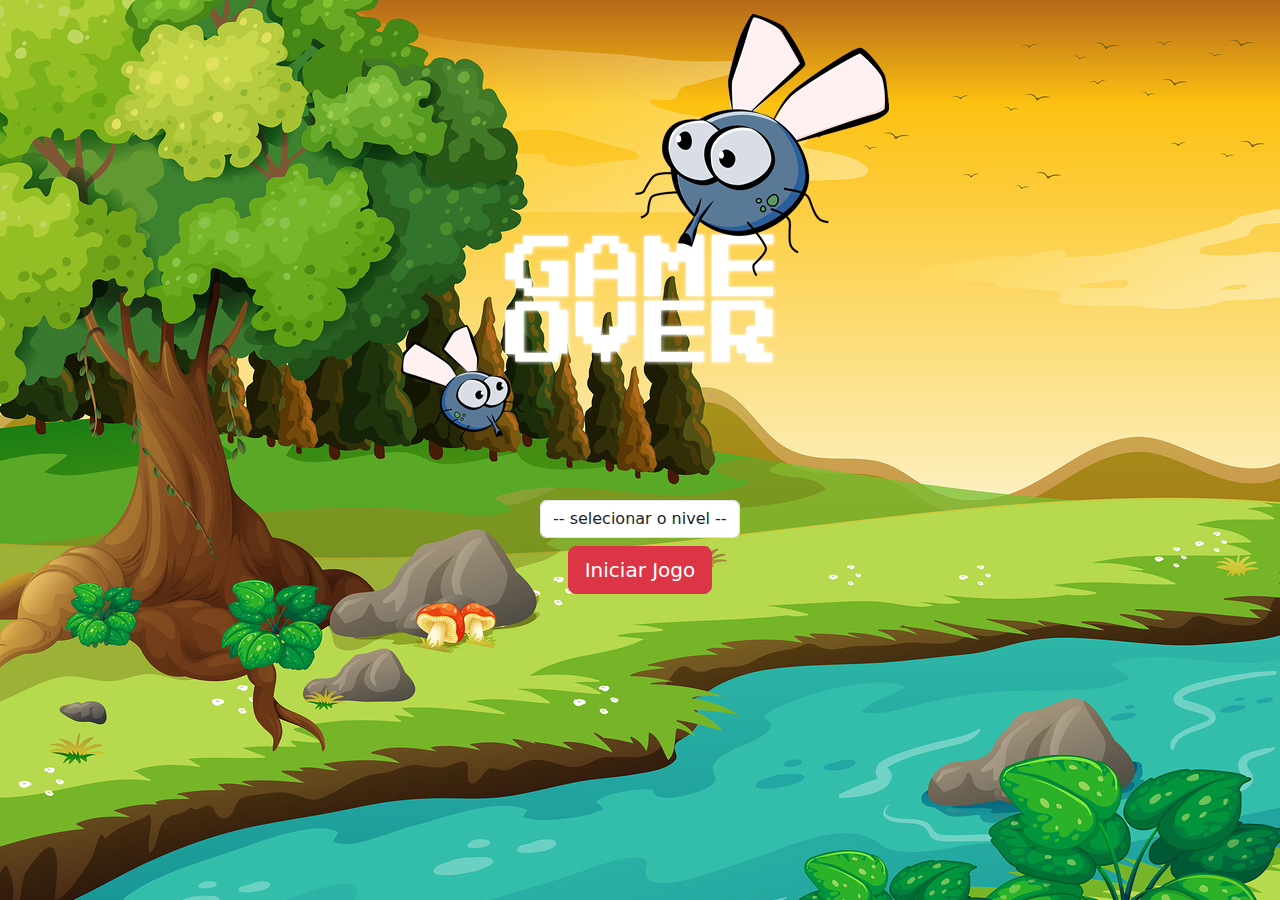
<file: index.html>
<!DOCTYPE html>
<html lang="en">
    <head>
        <meta charset="UTF-8">
        <meta http-equiv="X-UA-Compatible" content="IE=edge">
        <meta name="viewport" content="width=device-width, initial-scale=1.0">
        <title>Fim do Jogo</title>
        <link rel="stylesheet" href="https://cdn.jsdelivr.net/npm/bootstrap@5.3.0-alpha1/dist/css/bootstrap.min.css">
        <link rel="stylesheet" href="estilos.css">
        <script>
            function iniciarJogo(){
                let nivel = document.getElementById('nivel').value
                if(nivel === ''){
                    alert('Selecione um nivel para iniciar o jogo')
                    return false
                }

                window.location.href = "app.html?" + nivel
            }
        </script>

    </head>

    <body>
        <div class="container">
            <div class="row">
                <div class="col">
                    <div class="d-flex justify-content-center">
                        <img src="imagens/game_over.png">
                    </div>
                </div>
            </div>
            
            <div class="row">
                <div class="col">
                    <div class="d-flex justify-content-center">
                        <div class="mb-2">
                            <select class="form-control" id="nivel">
                                <option value="">-- selecionar o nivel --</option>
                                <option value="normal">Normal</option>
                                <option value="dificil">Dificil</option>
                                <option value="impossivel">Impossivel</option>
                            </select>
                        </div>
                    </div>
                </div>
            </div>

            <div class="row">
                <div class="col">
                    <div class="d-flex justify-content-center">
                        <button type="button" class="btn btn-danger btn-lg" onclick="iniciarJogo()" > Iniciar Jogo </button>
                    </div>
                </div>
            </div>
        </div>
    </body>
</html>
</file>
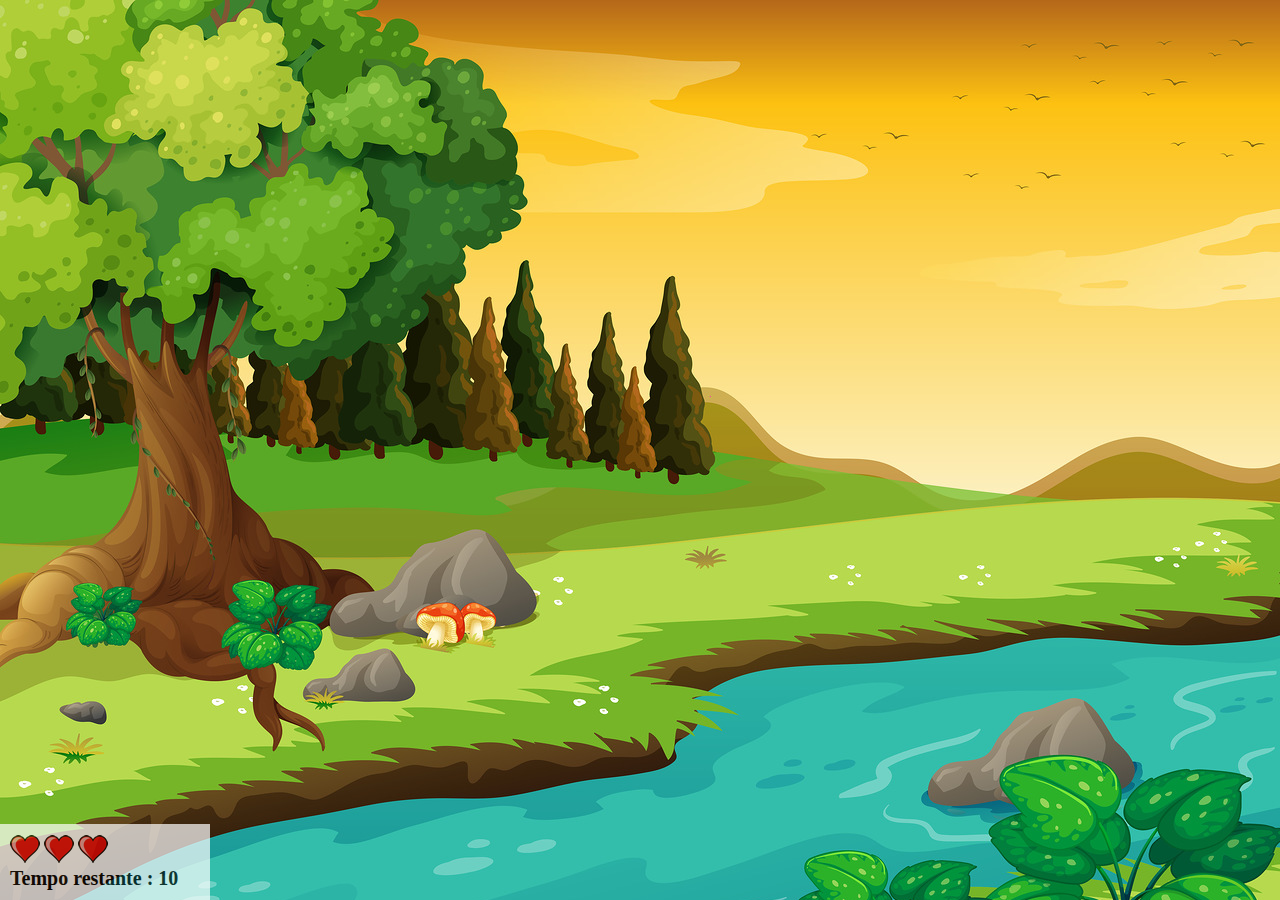
<file: app.html>
<!DOCTYPE html>
<html lang="en">

<head>

    <meta charset="UTF-8">
    <meta http-equiv="X-UA-Compatible" content="IE=edge">
    <meta name="viewport" content="width=device-width, initial-scale=1.0">
    <link rel="stylesheet" href="estilos.css">
    <script src="scripts.js"></script>
    <title>MoskitinTheGame</title>

</head>


<body onresize="ajustaTamanhoPalcoJogo()">


    <div class="painel">
        <div class="vidas">
            <img id="v1" src="imagens/coracao_cheio.png" alt="">
            <img id="v2" src="imagens/coracao_cheio.png" alt="">
            <img id="v3" src="imagens/coracao_cheio.png" alt="">
        </div>

        <div class="cronometro"> 
            Tempo restante : <span id="cronometro"></span>
        </div>
    </div>

    <script>
        document.getElementById('cronometro').innerHTML = tempo

        let criaMosca = setInterval(function () {
            posicaoRandomica()
        }, criaMosquitoTempo)
    </script>

</body>

</html>
</file>
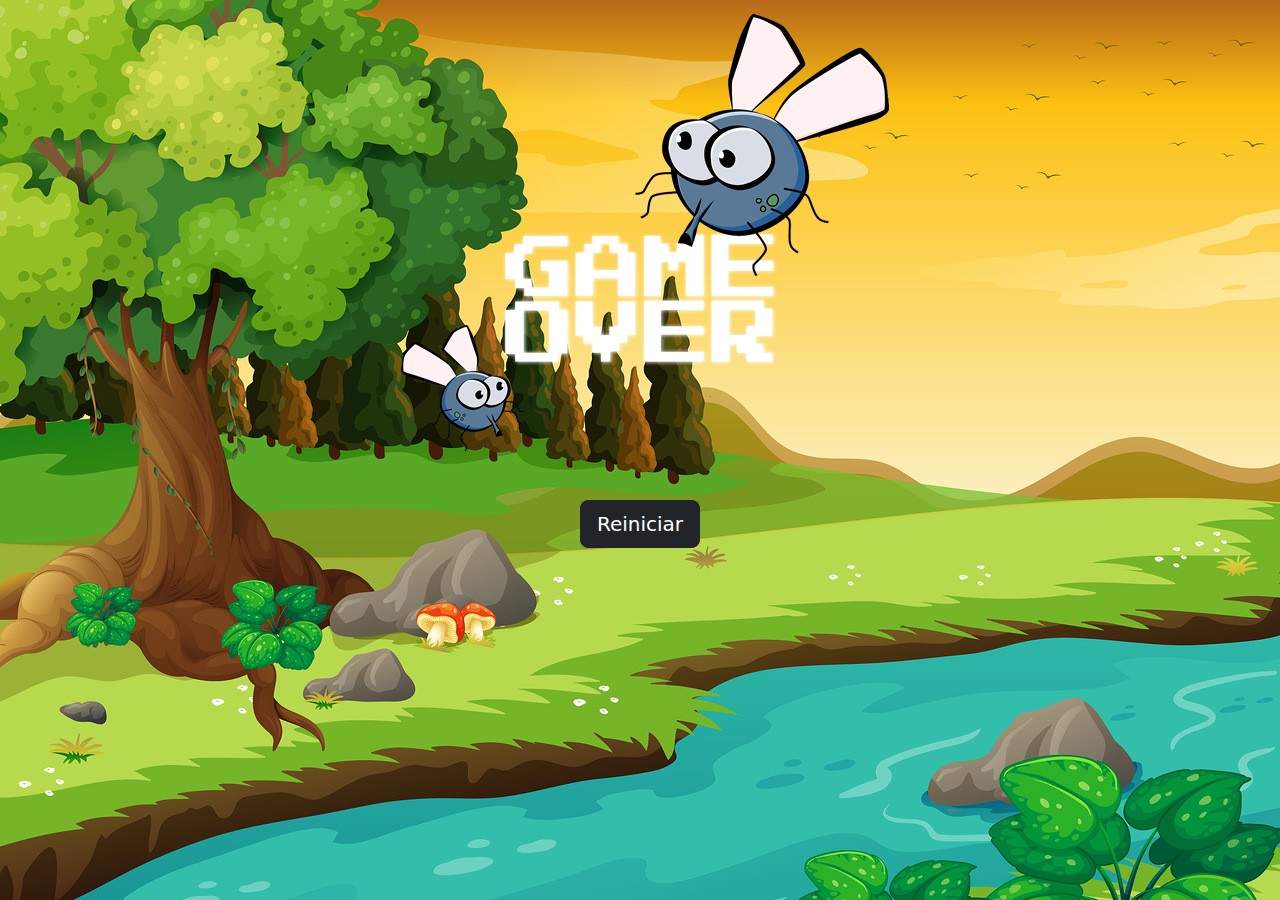
<file: fim_de_jogo.html>
<!DOCTYPE html>
<html lang="en">
    <head>
        <meta charset="UTF-8">
        <meta http-equiv="X-UA-Compatible" content="IE=edge">
        <meta name="viewport" content="width=device-width, initial-scale=1.0">
        <title>Fim do Jogo</title>
        <link rel="stylesheet" href="https://cdn.jsdelivr.net/npm/bootstrap@5.3.0-alpha1/dist/css/bootstrap.min.css">
        <link rel="stylesheet" href="estilos.css">

    </head>

    <body>
        <div class="container">
            <div class="row">
                <div class="col">
                    <div class="d-flex justify-content-center">
                        <img src="imagens/game_over.png">
                    </div>
                </div>
            </div>

            <div class="row">
                <div class="col">
                    <div class="d-flex justify-content-center">
                        <button type="button" class="btn btn-dark btn-lg" onclick="window.location.href = 'index.html'"> Reiniciar </button>
                    </div>
                </div>
            </div>
        </div>
    </body>
</html>
</file>
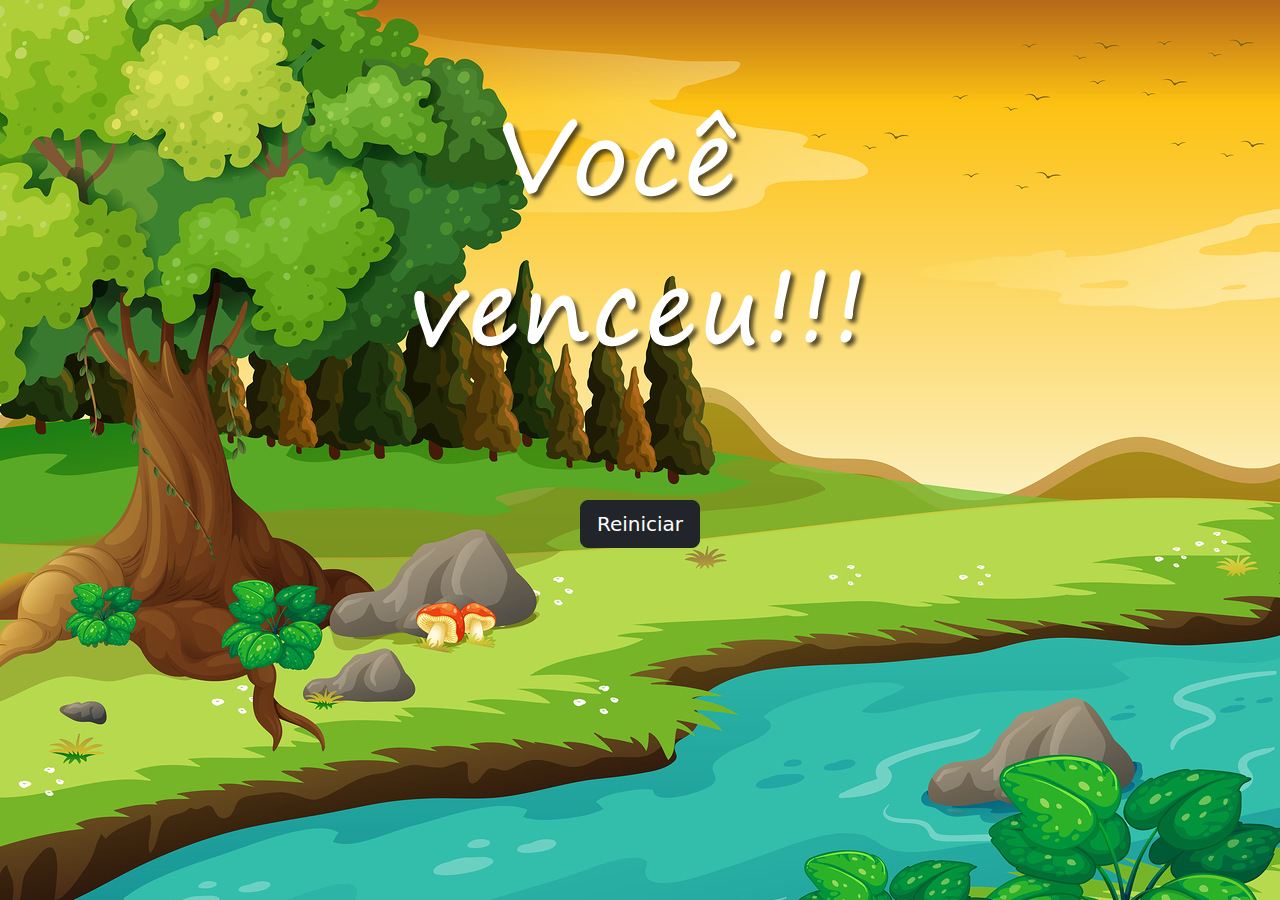
<file: vitoria.html>
<!DOCTYPE html>
<html lang="en">
    <head>
        <meta charset="UTF-8">
        <meta http-equiv="X-UA-Compatible" content="IE=edge">
        <meta name="viewport" content="width=device-width, initial-scale=1.0">
        <title>vitoria</title>
        <link rel="stylesheet" href="https://cdn.jsdelivr.net/npm/bootstrap@5.3.0-alpha1/dist/css/bootstrap.min.css">
        <link rel="stylesheet" href="estilos.css">

    </head>

    <body>
        <div class="container">
            <div class="row">
                <div class="col">
                    <div class="d-flex justify-content-center">
                        <img src="imagens/vitoria.png">
                    </div>
                </div>
            </div>

            <div class="row">
                <div class="col">
                    <div class="d-flex justify-content-center">
                        <button type="button" class="btn btn-dark btn-lg" onclick="window.location.href = 'index.html'"> Reiniciar </button>
                    </div>
                </div>
            </div>
        </div>
    </body>
</html>
</file>
<file: estilos.css>
.mosquito {
    width: 50px;
    height: 50px;
}

.mosquito1 {
    width: 70px;
    height: 70px;
}

.mosquito2 {
    width: 90px;
    height: 90px;
}

.ladoA {
    transform: scaleX(1);
}

.ladoB {
    transform: scaleX(-1);
}

body {
    background-image: url(imagens/bg.jpg);
    background-size: cover;
}

.painel {
    position: absolute;
    width: 190px;
    padding: 10px;
    left: 0px;
    bottom: 0px;
    border-top: solid 1px #fff;
    background-color: #fff;
    opacity: 0.7;
}

.vidas {
    float: left;
}

.cronometro {
    float: left;
    font-size: 20px;
    font-weight: bold;
}

html {
    cursor: url(imagens/mata_mosca.png) 30 30, auto;
}
</file>
